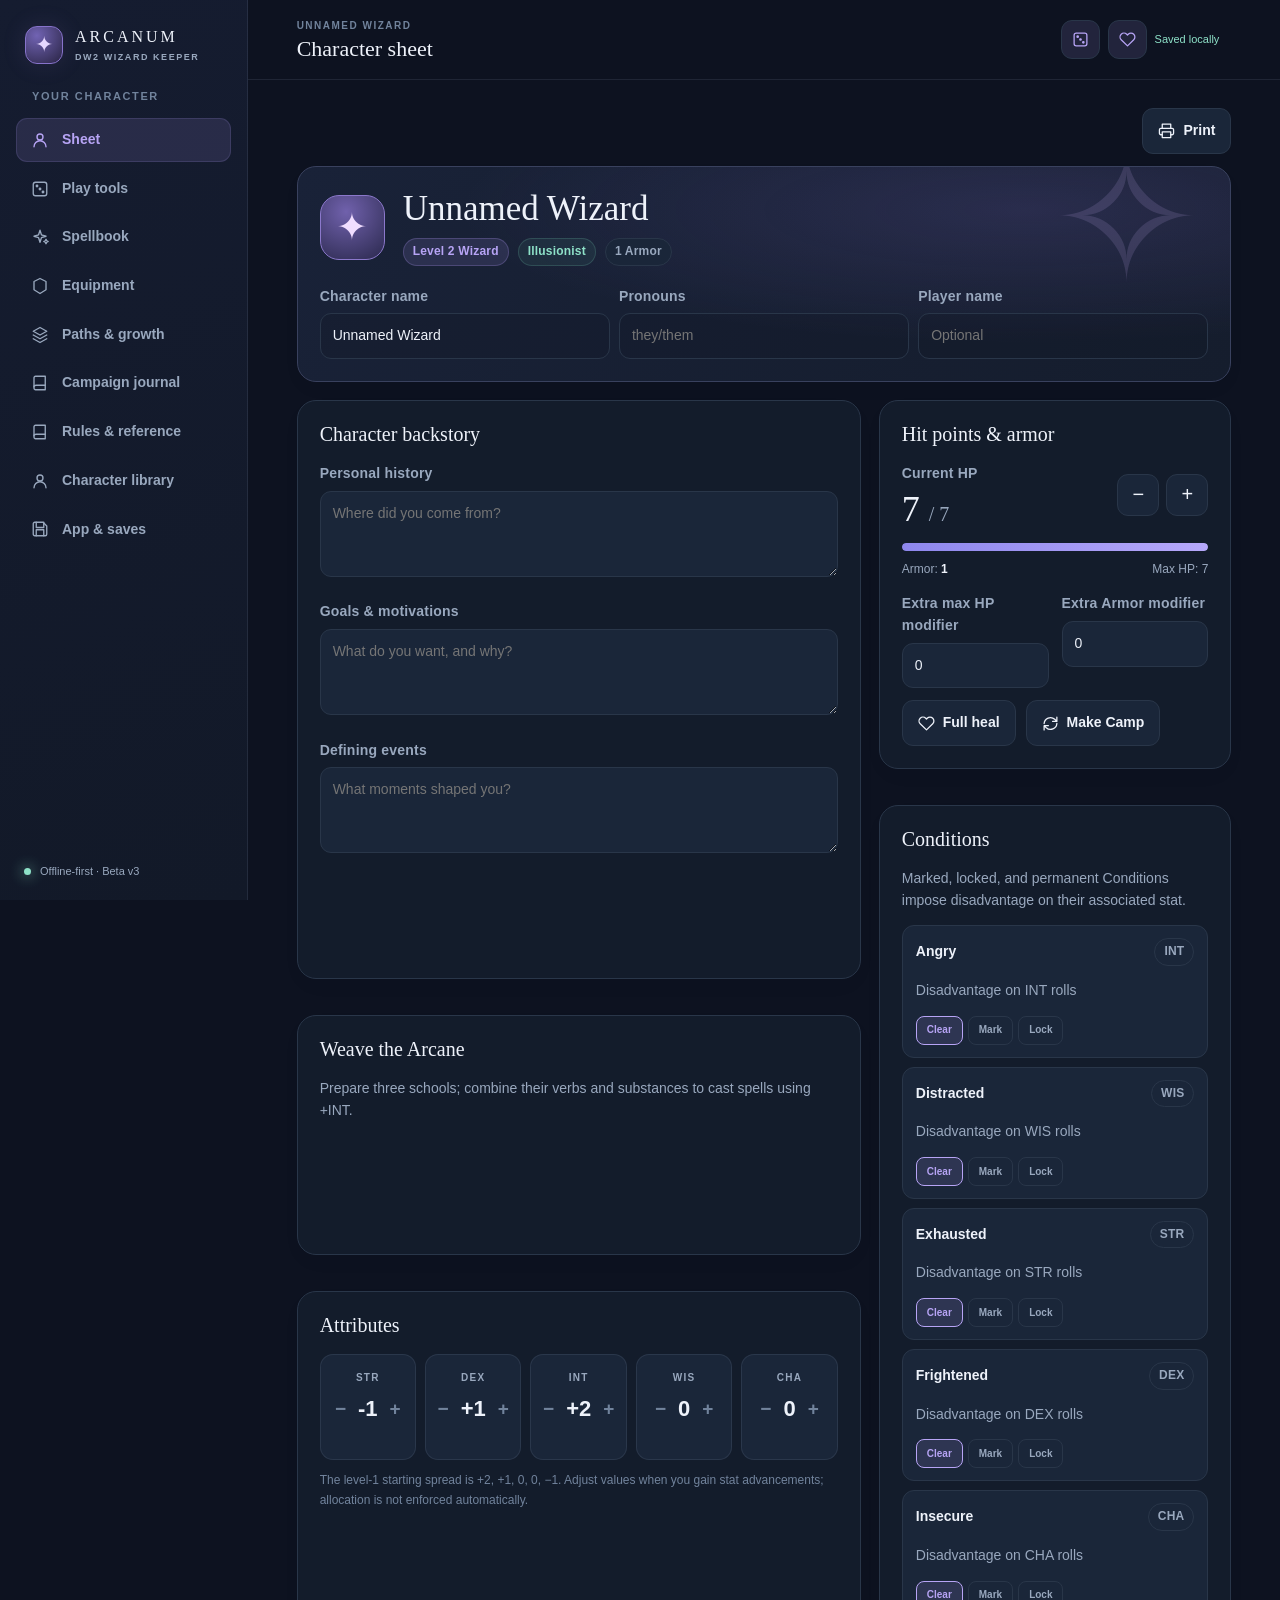
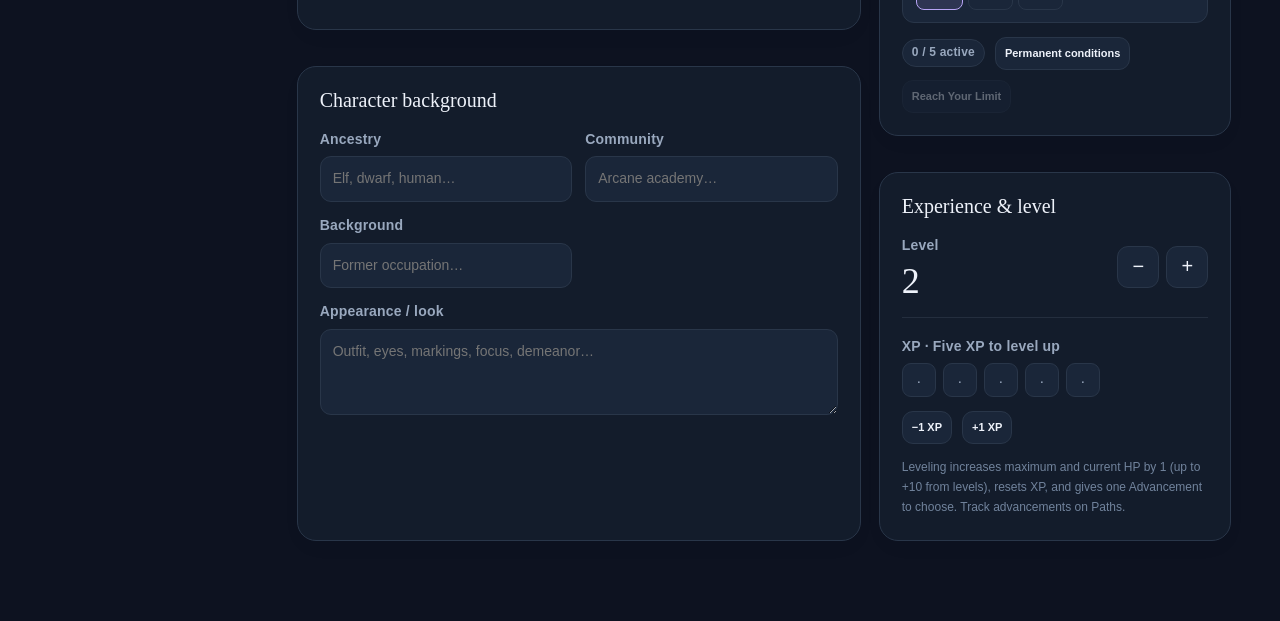
<file: index.html>
<!doctype html>
<html lang="en">
<head>
<meta charset="utf-8"/>
<meta name="viewport" content="width=device-width,initial-scale=1,viewport-fit=cover"/>
<meta name="theme-color" content="#111827"/>
<meta name="description" content="Offline-first Dungeon World 2 character sheets, spellbooks, equipment, journal, and rules reference."/>
<title>Arcanum — DW2 Character Keeper</title>
<link rel="icon" href="./icon.svg" type="image/svg+xml"/>
<link rel="manifest" href="./manifest.webmanifest"/>
<link rel="stylesheet" href="./styles.css?v=20261126-15"/>
<link rel="stylesheet" href="./alwyn.css?v=20261126-15"/>
</head>
<body>
<div id="app" class="app-shell">
  <aside class="sidebar" aria-label="Main navigation">
    <div class="brand"><div class="brand-sigil" aria-hidden="true">✦</div><div class="brand-copy"><strong>ARCANUM</strong><span>DW2 WIZARD KEEPER</span></div></div>
    <div class="sidebar-group-label">YOUR CHARACTER</div>
    <div id="nav-desktop" class="nav-list"></div>
    <div class="sidebar-bottom"><div class="sidebar-note"><span class="status-light"></span>Offline-first · Beta v3</div></div>
  </aside>
  <div class="main-wrap">
    <header class="topbar"><div class="topbar-left"><span class="mobile-mark">✦</span><div class="top-title"><span id="page-eyebrow">YOUR CHARACTER</span><h1 id="page-title">Overview</h1><select id="mobile-age-picker" aria-label="Alwyn version" hidden></select></div></div><div class="top-actions"><button class="icon-btn primary" title="Roll any dice" aria-label="Roll any dice" data-action="quick-roll"><span data-icon="dice"></span></button><button class="icon-btn primary" title="Quick status" aria-label="Quick status" aria-haspopup="dialog" data-action="quick-status"><span data-icon="heart"></span></button><span id="save-status" class="save-status" aria-live="polite">Saved locally</span></div></header>
    <main class="main-content" id="screen" tabindex="-1" aria-labelledby="page-title"></main>
  </div>
  <nav class="mobile-nav" id="nav-mobile" aria-label="Mobile navigation"></nav>
</div>
<div id="toast" class="toast" role="status" aria-live="polite"></div>
<div class="modal-scrim hidden" id="modal-scrim"><div class="modal" role="dialog" aria-modal="true" aria-labelledby="modal-title" id="modal"><div class="modal-head"><h2 id="modal-title">Dialog</h2><button class="icon-btn" aria-label="Close dialog" data-action="close-modal"><span data-icon="x"></span></button></div><div id="modal-content"></div></div></div>
<input type="file" id="import-file" accept=".json,application/json" hidden/>
<script src="./drive-config.js?v=20261126-15" defer></script>
<script src="./drive-sync.js?v=20261126-15" defer></script>
<script src="./rules-data.js?v=20261126-15" defer></script>
<script src="./reference-data.js?v=20261126-15" defer></script>
<script src="./app.js?v=20261126-15" defer></script>
</body>
</html>
</file>
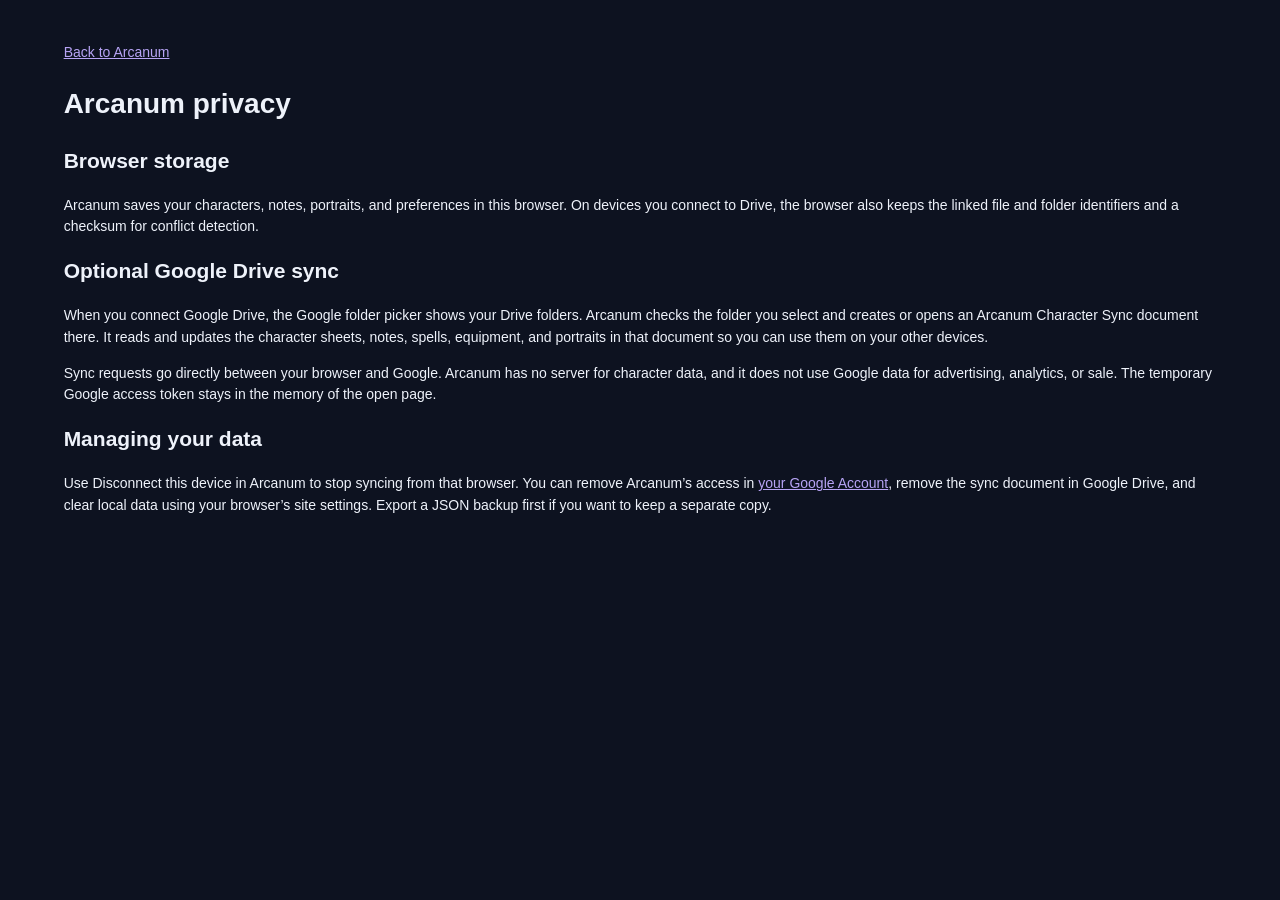
<file: privacy.html>
<!doctype html>
<html lang="en">
<head>
  <meta charset="utf-8">
  <meta name="viewport" content="width=device-width, initial-scale=1">
  <title>Arcanum privacy</title>
  <link rel="stylesheet" href="./styles.css">
</head>
<body>
  <main class="main-content">
    <p><a href="./">Back to Arcanum</a></p>
    <h1>Arcanum privacy</h1>
    <h2>Browser storage</h2>
    <p>Arcanum saves your characters, notes, portraits, and preferences in this browser. On devices you connect to Drive, the browser also keeps the linked file and folder identifiers and a checksum for conflict detection.</p>
    <h2>Optional Google Drive sync</h2>
    <p>When you connect Google Drive, the Google folder picker shows your Drive folders. Arcanum checks the folder you select and creates or opens an Arcanum Character Sync document there. It reads and updates the character sheets, notes, spells, equipment, and portraits in that document so you can use them on your other devices.</p>
    <p>Sync requests go directly between your browser and Google. Arcanum has no server for character data, and it does not use Google data for advertising, analytics, or sale. The temporary Google access token stays in the memory of the open page.</p>
    <h2>Managing your data</h2>
    <p>Use Disconnect this device in Arcanum to stop syncing from that browser. You can remove Arcanum’s access in <a href="https://myaccount.google.com/connections">your Google Account</a>, remove the sync document in Google Drive, and clear local data using your browser’s site settings. Export a JSON backup first if you want to keep a separate copy.</p>
  </main>
</body>
</html>
</file>
<file: styles.css>
:root{--bg:#0d1220;--surface:#131c2b;--surface-2:#1a2639;--surface-3:#253247;--line:#293649;--line-soft:rgba(170,190,215,.11);--text:#eef2fa;--muted:#99a8be;--faint:#71839c;--accent:#b7a4f5;--accent-dark:#382f63;--accent-glow:rgba(174,151,246,.13);--mint:#8ee1c8;--amber:#f3c879;--danger:#f09a9e;--shadow:0 24px 80px rgba(0,0,0,.22);--radius:19px;--font:Inter,-apple-system,BlinkMacSystemFont,"Segoe UI",sans-serif;--serif:Georgia,"Times New Roman",serif;color-scheme:dark}
[data-theme="light"]{--bg:#f5f4f0;--surface:#fff;--surface-2:#f8f8fa;--surface-3:#edf0f5;--line:#dedfe7;--line-soft:rgba(50,65,90,.08);--text:#1e2534;--muted:#647087;--faint:#818da0;--accent:#7159bc;--accent-dark:#ede6ff;--accent-glow:rgba(122,97,191,.095);--mint:#1d9475;--amber:#a7771e;--danger:#c45662;--shadow:0 18px 60px rgba(23,33,50,.07);color-scheme:light}
*{box-sizing:border-box}html{scroll-behavior:smooth}body{margin:0;background:var(--bg);color:var(--text);font:14px/1.55 var(--font);-webkit-font-smoothing:antialiased}button,input,select,textarea{font:inherit}button{cursor:pointer}input,textarea,select{color:var(--text)}svg{display:block}a{color:var(--accent)}button:focus-visible,input:focus-visible,select:focus-visible,textarea:focus-visible{outline:2px solid var(--accent);outline-offset:2px}::selection{background:var(--accent-dark)}
.app-shell{min-height:100vh;display:flex}.sidebar{width:248px;flex:0 0 248px;background:linear-gradient(160deg,#151c30 0%,#121928 100%);padding:26px 16px 20px;display:flex;flex-direction:column;position:sticky;top:0;height:100vh;border-right:1px solid var(--line-soft)}[data-theme="light"] .sidebar{background:#f1f0f6}.brand{display:flex;align-items:center;gap:12px;padding:0 9px 35px}.brand-sigil{height:38px;width:38px;border:1px solid #8773cb;display:grid;place-items:center;border-radius:12px;color:#e5d7ff;background:radial-gradient(circle at 30% 24%,#7163b3,#292444);font-size:22px;box-shadow:0 0 25px #9776d022}.brand-copy{display:flex;flex-direction:column;line-height:1.15;gap:5px}.brand-copy strong{font-family:var(--serif);font-size:16px;font-weight:500;letter-spacing:3px}.brand-copy span{color:var(--muted);font-size:9px;font-weight:700;letter-spacing:1.55px}.sidebar-group-label{padding:0 16px 13px;color:var(--faint);font-size:10px;font-weight:700;letter-spacing:1.6px}.nav-list{display:grid;gap:5px}.nav-item{display:flex;align-items:center;gap:13px;width:100%;text-align:left;border:1px solid transparent;border-radius:11px;padding:12px 14px;color:var(--muted);background:transparent;font-weight:650;transition:.14s ease}.nav-item svg{height:18px;width:18px}.nav-item:hover{background:var(--surface-2);color:var(--text)}.nav-item.active{background:var(--accent-glow);border-color:rgba(174,151,246,.15);color:var(--accent)}.sidebar-bottom{margin-top:auto;padding:15px 8px 0;display:grid;gap:18px}.sidebar-note{color:var(--muted);font-size:11px;display:flex;align-items:center;gap:9px}.status-light{width:7px;height:7px;background:var(--mint);border-radius:50%;box-shadow:0 0 14px var(--mint)}.sidebar-backup{display:flex;gap:9px;align-items:center;justify-content:center;background:transparent;border:1px solid var(--line);border-radius:10px;padding:12px;color:var(--muted);font-size:12px;font-weight:600}.sidebar-backup svg{height:16px;width:16px}.main-wrap{min-width:0;flex:1;display:flex;flex-direction:column}.topbar{height:80px;border-bottom:1px solid var(--line-soft);display:flex;align-items:center;justify-content:space-between;padding:0 clamp(20px,3.8vw,54px);background:var(--bg);position:sticky;top:0;z-index:20}.topbar-left{display:flex;gap:12px;align-items:center}.mobile-mark{display:none;color:var(--accent);font-size:24px}.top-title{display:flex;flex-direction:column;gap:2px}.top-title span{font-size:10px;letter-spacing:1.5px;font-weight:750;color:var(--faint)}.top-title h1{font:500 22px/1.15 var(--serif);margin:0}.top-actions{display:flex;align-items:center;gap:8px}.save-status{font-size:11px;color:var(--mint);margin-right:12px;white-space:nowrap}.icon-btn{width:39px;height:39px;display:inline-grid;place-items:center;background:transparent;border:1px solid var(--line);color:var(--muted);border-radius:11px}.icon-btn:hover{background:var(--surface-2);color:var(--text)}.icon-btn svg,.btn svg{width:17px;height:17px}.main-content{width:100%;max-width:1250px;margin:0 auto;padding:28px clamp(20px,3.8vw,54px) 80px}.mobile-nav{display:none}
.cols-2{display:grid;grid-template-columns:minmax(0,1.6fr) minmax(300px,1fr);gap:18px}.cols-3{display:grid;grid-template-columns:repeat(3,minmax(0,1fr));gap:18px}.stats-grid{display:grid;grid-template-columns:repeat(5,minmax(0,1fr));gap:9px}.stats-grid .stat{padding:15px 6px}.stat{text-align:center;background:var(--surface-2);border:1px solid var(--line-soft);border-radius:13px}.stat-name{color:var(--muted);font-size:10px;font-weight:760;letter-spacing:1.3px}.stat-value{display:flex;align-items:center;gap:8px;justify-content:center;font-size:22px;font-weight:750;font-variant-numeric:tabular-nums;margin-top:6px}.stat-value button{border:0;background:transparent;color:var(--faint);padding:4px;line-height:1;font-size:19px}.stat-penalty{font-size:10px;color:var(--danger);margin-top:3px}.card{border-radius:var(--radius);background:var(--surface);border:1px solid var(--line);padding:22px;box-shadow:0 8px 24px rgba(0,0,0,.018);min-width:0}.card+.card{margin-top:18px}.card-title{display:flex;align-items:center;justify-content:space-between;gap:10px;margin:0 0 17px}.card-title h2{font:500 20px var(--serif);margin:0}.card-title small{color:var(--muted);font-size:11px}.card-title .small-tag{margin-left:auto}.hero{background:radial-gradient(ellipse at 78% 20%,rgba(118,100,190,.2),transparent 55%),linear-gradient(130deg,#192238,#151d2d);border-color:#39415e;position:relative;overflow:hidden}[data-theme="light"] .hero{background:radial-gradient(ellipse at 80% 20%,rgba(151,128,221,.2),transparent 55%),linear-gradient(130deg,#ffffff,#f6f3ff);border-color:#ded5f1}.hero:after{content:'✧';position:absolute;right:28px;top:-36px;opacity:.14;font:normal 180px/1 var(--serif);pointer-events:none;color:#d2baff}.hero-inner{position:relative;z-index:1}.hero-top{display:flex;align-items:center;gap:18px}.avatar{height:65px;width:65px;min-width:65px;border:1px solid #8b78cb;border-radius:19px;display:grid;place-items:center;font:normal 38px var(--serif);color:#f0ddff;background:radial-gradient(circle at 40% 25%,#7061ac,#2b294e)}.hero-name{margin:0;font:500 clamp(26px,3vw,35px) var(--serif);line-height:1.15}.hero-meta{display:flex;gap:9px;flex-wrap:wrap;margin-top:9px}.hero-pill{font-size:10px;font-weight:700;padding:5px 10px;border:1px solid rgba(186,172,230,.25);border-radius:99px;color:var(--accent);background:rgba(150,128,206,.08)}.hero-controls{display:flex;gap:9px;flex-wrap:wrap;margin-top:20px}.hero-controls .input-wrap{flex:1;min-width:200px}.hero-controls .input-wrap input{background:rgba(12,17,29,.18)}[data-theme="light"] .hero-controls .input-wrap input{background:#fff}.hero-sub{margin-top:13px;color:var(--muted);font-size:12px}.field-label{display:block;margin-bottom:6px;font-size:11px;color:var(--muted);font-weight:700;letter-spacing:.2px}.input,select,textarea{background:var(--surface-2);border:1px solid var(--line);border-radius:11px;padding:11px 12px;width:100%;min-width:0;min-height:42px;outline:0}textarea{resize:vertical;min-height:86px}select{appearance:none;background-image:url('data:image/svg+xml,%3Csvg xmlns="http://www.w3.org/2000/svg" width="16" height="16" viewBox="0 0 24 24" fill="none" stroke="%238c98b0" stroke-width="2"%3E%3Cpath d="m6 9 6 6 6-6"/%3E%3C/svg%3E');background-repeat:no-repeat;background-position:right 12px center;padding-right:34px}.input:focus,select:focus,textarea:focus{border-color:var(--accent);box-shadow:0 0 0 2px var(--accent-glow)}.field-grid{display:grid;grid-template-columns:repeat(2,minmax(0,1fr));gap:13px}.field-grid.cols3{grid-template-columns:repeat(3,minmax(0,1fr))}.full{grid-column:1/-1}.muted{color:var(--muted)}.subtle{color:var(--faint)}.micro{font-size:11px}.small{font-size:12px}.para{color:var(--muted);margin:0 0 15px}.btn{border-radius:11px;display:inline-flex;align-items:center;justify-content:center;gap:8px;padding:11px 15px;background:var(--surface-2);color:var(--text);border:1px solid var(--line);font-weight:730;font-size:12px;min-height:42px;white-space:nowrap}.btn:hover{filter:brightness(1.15)}.btn.primary{background:var(--accent);border-color:var(--accent);color:#211a35}.btn.danger{color:var(--danger);border-color:rgba(228,125,131,.36)}.btn.ghost{background:transparent}.btn.tiny{font-size:11px;padding:7px 9px;min-height:32px}.btn:disabled{opacity:.35;cursor:not-allowed}.btn-wide{width:100%}.pill{display:inline-flex;align-items:center;gap:4px;border-radius:99px;font-size:10px;line-height:1.3;font-weight:750;letter-spacing:.2px;padding:5px 9px;border:1px solid var(--line);background:var(--surface-2);color:var(--muted)}.pill.accent{color:var(--accent);background:var(--accent-glow);border-color:rgba(175,151,246,.24)}.pill.mint{color:var(--mint);border-color:rgba(118,200,174,.2);background:rgba(107,198,164,.08)}.pill.amber{color:var(--amber)}.pill.danger{color:var(--danger)}.meter-row{display:flex;justify-content:space-between;align-items:center;gap:10px}.meter-value{font:500 36px/1 var(--serif);font-variant-numeric:tabular-nums}.meter-value span{font-size:20px;color:var(--muted)}.hp-ctrl{display:flex;gap:7px}.step-btn{width:42px;height:42px;border:1px solid var(--line);background:var(--surface-2);border-radius:11px;color:var(--text);font-size:20px}.progress{height:8px;overflow:hidden;border-radius:100px;background:var(--surface-3);margin:16px 0 9px}.progress-fill{height:100%;width:30%;border-radius:100px;background:linear-gradient(90deg,#8e87ed,#b6a8fa);transition:width .15s}.pips{display:flex;align-items:center;gap:7px;flex-wrap:wrap}.pip{width:34px;height:34px;border:1px solid var(--line);border-radius:9px;background:var(--surface-2);font-size:15px;color:var(--muted)}.pip.filled{background:var(--accent-glow);color:var(--accent);border-color:var(--accent)}.pillbar{display:flex;gap:8px;flex-wrap:wrap}.condition-list{display:grid;gap:9px}.condition{border:1px solid var(--line);border-radius:12px;padding:12px 13px;background:var(--surface-2)}.condition-top{display:flex;justify-content:space-between;gap:8px;align-items:center}.condition-name{font-weight:700}.condition-sub{color:var(--muted);font-size:11px}.condition-actions{display:flex;gap:5px;flex-wrap:wrap;margin-top:9px}.choice-btn{min-height:29px;border:1px solid var(--line);border-radius:8px;padding:4px 10px;color:var(--muted);font-size:10px;font-weight:740;background:transparent}.choice-btn.selected{background:var(--accent-glow);border-color:var(--accent);color:var(--accent)}.choice-btn.selected.lock{border-color:var(--danger);color:var(--danger);background:rgba(239,143,153,.08)}.condition.locked .condition-name{color:var(--danger)}.condition.marked .condition-name{color:var(--amber)}.alert{border-radius:12px;padding:12px 14px;background:rgba(243,200,121,.08);border:1px solid rgba(243,200,121,.24);color:var(--amber);font-size:12px}.alert.info{color:var(--muted);border-color:var(--line);background:var(--surface-2)}.alert.danger{color:var(--danger);border-color:rgba(239,143,153,.3);background:rgba(239,143,153,.07)}.separator{height:1px;background:var(--line-soft);margin:18px 0}.block-stack{display:grid;gap:18px}.group-list{display:grid;gap:9px}.group-item{display:flex;justify-content:space-between;align-items:center;gap:12px;background:var(--surface-2);border:1px solid var(--line);border-radius:12px;padding:12px}.school-card{display:flex;gap:13px;align-items:flex-start;cursor:pointer}.school-check{width:25px;height:25px;border-radius:8px;background:var(--surface-3);border:1px solid var(--line);display:grid;place-items:center;color:transparent;flex:0 0 25px;margin-top:3px;font-weight:900}.school-card.active .school-check{background:var(--accent-glow);color:var(--accent);border-color:var(--accent)}.school-card.disabled{opacity:.5;cursor:default}.school-name{font-weight:760;font-size:13px}.school-desc{font-size:11px;color:var(--muted);margin-top:2px}.school-verbs{font-size:11px;color:var(--accent);margin-top:5px}.school-lock{font-size:10px;color:var(--amber);font-weight:700}.search-row{display:flex;gap:10px;align-items:center;margin-bottom:15px}.search-row input{flex:1}.spell-grid{display:grid;grid-template-columns:repeat(2,minmax(0,1fr));gap:12px}.spell-card{background:var(--surface-2);border:1px solid var(--line);border-radius:14px;padding:16px;display:flex;flex-direction:column;gap:11px}.spell-card.unavailable{opacity:.7}.spell-head{display:flex;align-items:flex-start;justify-content:space-between;gap:7px}.spell-card h3{font:500 18px/1.25 var(--serif);margin:0}.spell-card p{margin:0;font-size:12px;color:var(--muted);flex:1}.spell-meta{display:flex;gap:6px;flex-wrap:wrap}.spell-foot{display:flex;justify-content:space-between;align-items:center;gap:10px}.spell-formula{font-size:11px;color:var(--accent);line-height:1.4}.tabset{display:flex;gap:7px;flex-wrap:wrap}.tab{border:1px solid var(--line);background:var(--surface-2);color:var(--muted);border-radius:9px;padding:8px 12px;font-size:11px;font-weight:760}.tab.active{border-color:var(--accent);color:var(--accent);background:var(--accent-glow)}.path-panel{background:var(--surface-2);border:1px solid var(--line);padding:17px;border-radius:14px}.path-panel+.path-panel{margin-top:12px}.path-panel-head{display:flex;justify-content:space-between;gap:12px;align-items:flex-start}.path-panel h3{margin:0 0 4px;font:500 21px var(--serif)}.path-move{padding:12px 0;border-top:1px solid var(--line-soft)}.path-move:first-of-type{border-top:0}.path-move-head{display:flex;gap:8px;align-items:center;justify-content:space-between}.path-move strong{font-size:13px}.path-move p{color:var(--muted);font-size:11px;margin:5px 0 0}.flex-row{display:flex;gap:10px;align-items:center;flex-wrap:wrap}.flex-spread{display:flex;justify-content:space-between;align-items:center;gap:12px}.spacer{flex:1}.dice-area{background:radial-gradient(circle at 50% 5%,var(--accent-glow),transparent 70%),var(--surface-2);border:1px solid var(--line);border-radius:15px;padding:20px;text-align:center}.dice-result{font:500 58px/1 var(--serif);font-variant-numeric:tabular-nums;margin:10px auto;color:var(--text)}.dice-minor{color:var(--muted);font-size:12px}.dice-summary{padding:10px 13px;background:var(--surface-3);border-radius:11px;font-size:12px;margin:13px auto;max-width:560px}.rolling-number{display:flex;align-items:center;gap:7px;justify-content:center;flex-wrap:wrap}.roll-die{width:45px;height:45px;display:grid;place-items:center;border:1px solid var(--line);border-radius:10px;background:var(--surface);font-weight:750;font-size:18px}.notes-textarea{min-height:360px;font-size:13px;line-height:1.8}.character-row{display:flex;gap:12px;align-items:center;justify-content:space-between;padding:13px;border:1px solid var(--line);border-radius:12px;background:var(--surface-2)}.character-row.current{border-color:var(--accent);background:var(--accent-glow)}.char-mini{width:37px;height:37px;border-radius:10px;background:var(--accent-glow);color:var(--accent);display:grid;place-items:center;font-size:20px}.character-row strong{font-size:13px}.character-row p{margin:2px 0 0;color:var(--muted);font-size:11px}.footnote{color:var(--faint);font-size:11px;line-height:1.65}.toast{position:fixed;z-index:90;bottom:28px;left:50%;transform:translateX(-50%) translateY(30px);background:#292e41;color:white;border:1px solid #4d5371;padding:11px 17px;border-radius:11px;box-shadow:0 15px 30px #0003;font-size:12px;opacity:0;pointer-events:none;transition:opacity .2s,transform .2s;max-width:min(90vw,430px);text-align:center}.toast.show{opacity:1;transform:translateX(-50%) translateY(0)}.modal-scrim{--modal-gutter:20px;position:fixed;inset:0;height:100dvh;background:rgba(2,5,12,.73);z-index:100;display:flex;align-items:center;justify-content:center;padding:var(--modal-gutter);padding-block:max(var(--modal-gutter),env(safe-area-inset-top,0px),env(safe-area-inset-bottom,0px));padding-inline:max(var(--modal-gutter),env(safe-area-inset-left,0px),env(safe-area-inset-right,0px));backdrop-filter:blur(7px)}.modal-scrim.hidden{display:none}.modal{background:var(--surface);border:1px solid var(--line);border-radius:19px;width:min(100%,560px);max-height:min(88vh,100%);max-height:min(88dvh,100%);overflow:auto;overscroll-behavior:contain;padding:23px;box-shadow:var(--shadow)}.modal-head{display:flex;align-items:center;justify-content:space-between;margin-bottom:17px}.modal-head h2{font:500 24px var(--serif);margin:0}.modal-actions{display:flex;gap:9px;justify-content:flex-end;flex-wrap:wrap;margin-top:22px}.empty{padding:24px;text-align:center;border:1px dashed var(--line);color:var(--muted);border-radius:13px}.empty strong{color:var(--text)}.tag-count{min-width:18px;text-align:center}.hide-desktop{display:none}
@media(max-width:1050px){.sidebar{width:208px;flex-basis:208px}.main-content{padding:25px 25px 75px}.topbar{padding:0 25px}.cols-2{grid-template-columns:minmax(0,1fr)}.cols-3{grid-template-columns:repeat(2,minmax(0,1fr))}}
@media(max-width:720px){.sidebar{display:none}.mobile-nav{display:grid;grid-template-columns:repeat(5,minmax(0,1fr));height:var(--mobile-nav-height);padding-bottom:env(safe-area-inset-bottom);position:fixed;bottom:0;left:0;right:0;background:var(--surface);border-top:1px solid var(--line);z-index:50;box-shadow:0 -4px 28px rgba(0,0,0,.13)}.mobile-tab{border:0;background:transparent;color:var(--muted);display:flex;flex-direction:column;gap:3px;align-items:center;justify-content:center;padding:7px 0 5px;min-width:0;font-size:10px;font-weight:750}.mobile-tab svg{height:21px;width:21px}.mobile-tab.active{color:var(--accent)}.topbar{height:63px;padding:0 17px}.mobile-mark{display:block}.top-title h1{font-size:18px}.top-title span{font-size:9px}.top-actions{gap:6px}.save-status{display:none}.top-actions .icon-btn{width:36px;height:36px}.main-content{padding:22px 14px calc(94px + env(safe-area-inset-bottom))}.card{padding:17px;border-radius:16px}.cols-2,.cols-3,.field-grid.cols3{grid-template-columns:1fr}.cols-3{gap:13px}.stats-grid{gap:6px}.stats-grid .stat{padding:11px 2px}.stat-value{font-size:18px;gap:0}.stat-value button{padding:4px 2px;font-size:17px}.stat-name{font-size:9px}.spell-grid{grid-template-columns:1fr}.hero-top{gap:12px}.avatar{height:55px;width:55px;min-width:55px;font-size:32px}.hero-name{font-size:26px}.hero{padding:17px}.field-grid{grid-template-columns:1fr}.modal-scrim{--modal-gutter:12px}.modal{padding:20px 18px}.toast{bottom:calc(85px + env(safe-area-inset-bottom))}.hide-mobile{display:none}.hide-desktop{display:initial}}
@media (prefers-reduced-motion:reduce){html{scroll-behavior:auto}*,*:before,*:after{transition:none!important;animation:none!important}}
@media print{.sidebar,.mobile-nav,.topbar,.page-actions,.btn,.icon-btn,.toast,.modal-scrim{display:none!important}.app-shell,.main-wrap,.main-content{display:block!important;padding:0!important;margin:0!important;max-width:initial!important}.card{break-inside:avoid;box-shadow:none;background:white!important;color:#111!important;border-color:#ddd!important}.hero{background:white!important}.cols-2{grid-template-columns:1fr 1fr}.main-content{font-size:12px}}

.record-content { flex: 1; min-width: 0; overflow-wrap: anywhere; }
.record-details { white-space: pre-wrap; }
.inventory-row { gap: 4px; padding: 0 5px 0 0; }
.inventory-open {
  flex: 1;
  display: grid;
  align-content: center;
  gap: 2px;
  min-width: 0;
  min-height: 52px;
  padding: 9px 6px 9px 12px;
  border: 0;
  border-radius: 10px;
  background: transparent;
  color: var(--text);
  text-align: left;
  overflow-wrap: anywhere;
}
.inventory-open .small {
  display: -webkit-box;
  -webkit-box-orient: vertical;
  -webkit-line-clamp: 2;
  overflow: hidden;
}
.inventory-meta {
  display: flex;
  flex-wrap: wrap;
  gap: 2px 9px;
  margin-top: 2px;
  color: var(--muted);
  font-size: 12px;
  font-variant-numeric: tabular-nums;
}
.inventory-keyword { color: var(--accent); }
.inventory-edit {
  flex: 0 0 44px;
  display: grid;
  place-items: center;
  min-height: 44px;
  border: 0;
  border-radius: 10px;
  color: var(--muted);
  background: transparent;
}
.inventory-edit svg { width: 16px; height: 16px; }
.inventory-edit:hover, .inventory-open:hover { color: var(--accent); }
.inventory-facts { display: grid; grid-template-columns: repeat(2, minmax(0, 1fr)); gap: 8px; margin: 0; }
.inventory-facts > div { padding: 8px 10px; border-radius: 8px; background: var(--surface-2); overflow-wrap: anywhere; }
.inventory-facts dt { font-size: 12px; color: var(--muted); }
.inventory-facts dd { margin: 0; color: var(--text); font-weight: 650; }
.inventory-use-controls { display: flex; flex-wrap: wrap; align-items: center; gap: 8px; }
.inventory-use-controls strong { flex: 1; min-width: max-content; }
.item-fields { margin-top: 12px; }
#inventory-damage[hidden] { display: none; }

.spell-card { position: relative; }
.spell-cast-link {
  padding: 0;
  border: 0;
  background: transparent;
  color: inherit;
  font: inherit;
  text-align: left;
  overflow-wrap: anywhere;
}
.spell-cast-link::after { content: ""; position: absolute; inset: 0; border-radius: inherit; }
.spell-card:has(.spell-cast-link:hover) { border-color: var(--accent); }
.spell-cast-link:focus-visible::after { outline: 2px solid var(--accent); outline-offset: 2px; }
.spell-head [data-action="spell-edit"] { position: relative; z-index: 1; flex-shrink: 0; }

.cast-result[hidden] { display: none; }
#cast-summary p { margin: 6px 0 0; }
#spell-cast-form .modal-actions { margin-top: 0; }

.modal[data-view="quick-roll"] { width: min(100%, 430px); }
.quick-dice-form {
  display: grid;
  gap: 10px;
}
.quick-dice-result {
  display: flex;
  flex-wrap: wrap;
  align-items: baseline;
  gap: 10px;
  overflow-wrap: anywhere;
}
.quick-dice-result strong { color: var(--accent); font-size: 20px; }

@supports (appearance: base-select) and selector(select::picker(select)) {
  select[data-roll-select], select[data-roll-select]::picker(select) { appearance: base-select; }
  select[data-roll-select] {
    align-items: center;
    gap: 5px;
    padding-inline-end: 10px;
    background-image: none;
    cursor: pointer;
    -webkit-tap-highlight-color: transparent;
  }
  select[data-roll-select]:open { background-color: var(--surface-3); border-color: var(--accent); }
  select[data-roll-select]::picker-icon { color: var(--muted); font-size: 12px; }
  select[data-roll-select]:open::picker-icon { color: var(--accent); rotate: 180deg; }
  select[data-roll-select]::picker(select) {
    min-inline-size: max(7rem, anchor-size(width, 0px));
    max-inline-size: calc(100dvw - 24px);
    max-block-size: min(calc(50dvh - 2rem), 22rem);
    margin-block: 4px;
    padding: 4px;
    overflow: auto;
    overscroll-behavior: contain;
    border: 1px solid var(--line);
    border-radius: 12px;
    background: var(--surface);
    color: var(--text);
    box-shadow: var(--shadow);
  }
  select[data-roll-select] option {
    gap: 8px;
    min-height: 42px;
    padding: 7px 10px;
    border-radius: 8px;
    font-size: 0.9rem;
    color: var(--text);
    overflow-wrap: anywhere;
  }
  select[data-roll-select] option:disabled { color: var(--muted); }
  select[data-roll-select] option:checked { background: var(--accent-glow); color: var(--accent); }
  select[data-roll-select] option:hover, select[data-roll-select] option:focus-visible { background: var(--surface-3); }
  select[data-roll-select] option::checkmark { order: 1; margin-inline-start: auto; color: var(--accent); }
}

.spellbook-header {
  display: flex;
  align-items: center;
  justify-content: space-between;
  gap: 8px;
  flex-wrap: wrap;
}
.spell-filters {
  display: grid;
  gap: 12px;
  margin-bottom: 16px;
}
.spell-availability { display: flex; align-items: center; gap: 8px; color: var(--muted); }
.spell-availability input { width: 17px; height: 17px; accent-color: var(--accent); }
.spell-list-empty { grid-column: 1 / -1; }
.spell-meta { margin-top: 7px; }
.modal[data-view="spell-library"] { width: min(100%, 1060px); }
#spell-library .spell-grid { grid-template-columns: repeat(auto-fit, minmax(min(100%, 228px), 1fr)); }

.damage-roller {
  display: grid;
  gap: 10px;
}
.quick-dice-result:empty { display: none; }

/* Focused workspaces: short navigation, contained spell lists, reusable dice controls. */
.sidebar { overflow-y: auto; }
.sidebar .brand { padding-bottom: 24px; }
.nav-item { padding-block: 10px; }
.magic-layout { grid-template-columns: minmax(280px, .9fr) minmax(0, 1.35fr); align-items: start; }
.magic-layout > .block-stack { min-width: 0; align-content: start; }
.spellbook-scroll { max-height: min(72vh, 850px); overflow-y: auto; overscroll-behavior: contain; scrollbar-gutter: stable; padding-right: 6px; }
.spellbook-scroll:focus-visible { outline: 2px solid var(--accent); outline-offset: 4px; }
.spellbook-panel .spell-grid { grid-template-columns: repeat(auto-fit, minmax(min(100%, 220px), 1fr)); }
.reference-grid { display: grid; grid-template-columns: repeat(2,minmax(0,1fr)); gap: 14px; align-items: start; }
.reference-grid > .card { margin: 0; }
.reference-entry { padding: 16px; border: 1px solid var(--line); border-radius: 12px; background: var(--surface-2); overflow-wrap: anywhere; }
.reference-entry summary { cursor: pointer; }
.reference-entry summary span { display: block; margin-top: 5px; }
.reference-entry p { margin: 12px 0 0; }
.rules-controls { display: grid; gap: 12px; grid-template-columns: minmax(0, 1fr); }
.rules-tabs .tab { min-height: 44px; }
.reference-open { display: flex; justify-content: space-between; align-items: center; gap: 12px; width: 100%; min-height: 44px; text-align: left; color: var(--text); }
.reference-open:hover { border-color: var(--accent); }
.reference-open small { display: block; margin-top: 3px; }
.reference-open svg { flex: 0 0 auto; }
.reference-dialog { display: grid; gap: 14px; }
.reference-body p, .reference-dialog > p { margin: 0; }
.reference-body { display: grid; gap: 10px; overflow-wrap: anywhere; }
.reference-body h3 { font-size: 1rem; margin: 0 0 5px; }
.reference-outcome { padding: 10px 12px; border-left: 3px solid var(--line); border-radius: 8px; background: var(--surface-2); }
.reference-outcome.hit { border-color: var(--mint); }
.reference-outcome.partial { border-color: var(--amber); }
.reference-outcome.miss { border-color: var(--danger); }
.reference-notes { padding-top: 12px; border-top: 1px solid var(--line); }
.reference-dialog { gap: 18px; }
.reference-body { line-height: 1.6; }
.reference-body h4 { margin: 4px 0 0; font-size: 0.95rem; }
.reference-list { margin: 0; padding-inline-start: 1.35rem; display: grid; gap: 6px; }
.reference-list li::marker { color: var(--accent); }
.reference-outcome { display: grid; gap: 8px; }
.reference-outcome > h3 { margin: 0; }
.advancement-tiers { display: grid; gap: 12px; }
.advancement-tier { padding: 12px 14px; border: 1px solid var(--line); border-radius: 12px; background: var(--surface-2); }
.advancement-tier h4 { color: var(--accent); margin: 0 0 8px; }
.advancement-tier ul { list-style: none; padding: 0; margin: 0; }
.advancement-tier li { display: flex; align-items: baseline; justify-content: space-between; gap: 12px; padding: 8px 0; }
.advancement-tier li + li { border-top: 1px solid var(--line); }
.advancement-tier .pill { flex-shrink: 0; }
.modal[data-view="reference"] { display: flex; flex-direction: column; overflow: hidden; width: min(100%, 680px); }
.modal[data-view="reference"] .modal-head { flex: 0 0 auto; margin-bottom: 10px; }
.modal[data-view="reference"] .modal-head .icon-btn { flex: 0 0 auto; }
.modal[data-view="reference"] #modal-content { overflow-y: auto; overscroll-behavior: contain; min-height: 0; }
:is(.journal-nav, .play-nav) { display: flex; flex-wrap: wrap; gap: 5px; padding: 5px; border: 1px solid var(--line); border-radius: 12px; background: var(--surface); margin-bottom: 12px; }
:is(.journal-nav, .play-nav) button { flex: 1; min-height: 44px; border: 1px solid transparent; border-radius: 8px; background: none; color: var(--muted); font-weight: 650; }
:is(.journal-nav, .play-nav) button[aria-pressed="true"] { background: var(--accent-glow); color: var(--accent); border-color: var(--accent); }
#mobile-age-picker { display: none; }
@media (max-width: 720px) {
  .rules-controls input, .rules-controls select { font-size: 16px; }
  .reference-open { padding: 10px 12px; }
  .reference-body { font-size: 0.9375rem; }
  .reference-dialog .reference-open { white-space: normal; }
  .modal[data-view="reference"] { width: 100%; }
}
.path-filters { margin: 18px 0; }
.current-character { border-color: var(--accent); }
.dice-builder { border: 0; padding: 0; margin: 0; min-width: 0; }
.dice-builder legend { font-size: 14px; margin-bottom: 8px; color: var(--muted); }
.dice-builder > .spell-availability { margin-bottom: 10px; }
.dice-controls { display: grid; grid-template-columns: repeat(3, minmax(0, 1fr)); gap: 8px; }
.dice-builder output { display: block; margin-top: 7px; }
.condition-list { margin-top: 14px; }
.top-actions .primary { color: var(--accent); background: var(--accent-glow); }
.sidebar-group-label { font-size: 11px; }
.field-label, .small, .btn { font-size: 14px; }
.micro, .footnote, .pill { font-size: 12px; }
.nav-item span { font-size: 14px; }
.spell-card p, .path-move p, .school-desc, .school-verbs, .condition-sub { font-size: 14px; }
.spell-card h3 { font-size: 20px; }
.reference-grid h2 { margin-top: 0; }
@media (max-width: 1050px) {
  .magic-layout { grid-template-columns: minmax(0,1fr); }
  .spellbook-scroll { max-height: 65vh; }
}
@media (max-width: 720px) {
  .reference-grid { grid-template-columns: minmax(0,1fr); }
  .topbar-left { min-width: 0; }
  .top-title span { max-width: 150px; white-space: nowrap; overflow: hidden; text-overflow: ellipsis; }
  .top-title h1 { font-size: 17px; }
  .top-actions { flex-shrink: 0; }
  .mobile-nav { overflow: hidden; }
  .field-label, .small, .btn { font-size: 14px; }
}
@media print {
  .spellbook-scroll { max-height: none; overflow: visible; }
}
.age-backstories { display: grid; gap: 8px; }
.age-backstories summary { min-height: 26px; }
.backstory-fields { margin-top: 12px; }
.modal[data-view="quick-status"] { width: min(100%, 430px); padding-block: 18px; }
.modal[data-view="quick-status"] .modal-head { margin-bottom: 8px; }
.quick-status { gap: 12px; }
.quick-status .card { padding: 0; border: 0; box-shadow: none; }
.quick-status .card-title { margin-bottom: 8px; }
.quick-status .card-title h2 { font: 650 14px/1.25 var(--font); }
.quick-status .meter-row { padding-bottom: 12px; border-bottom: 1px solid var(--line); }
.quick-status .meter-value { font-size: 29px; }
.quick-status .meter-value span { font-size: 17px; }
.quick-status .hp-ctrl { gap: 6px; }
.quick-status .hp-ctrl .btn { min-height: 44px; padding: 6px 10px; }
.quick-status .hp-ctrl .step-btn { width: 44px; height: 44px; }
.quick-status .condition-list { margin-top: 0; gap: 6px; }
.quick-status .condition {
  display: flex;
  align-items: center;
  justify-content: space-between;
  flex-wrap: wrap;
  gap: 4px 8px;
  min-height: 50px;
  padding: 2px 8px;
}
.quick-status .condition-top { gap: 6px; font-size: 13px; }
.quick-status .condition-top .pill { padding: 2px 5px; }
.quick-status .condition-actions {
  margin: 0 0 0 auto;
  flex-wrap: nowrap;
  gap: 2px;
  padding: 2px;
  border-radius: 9px;
  background: var(--surface);
}
.quick-status .choice-btn { min-width: 40px; min-height: 40px; padding-inline: 4px; }
.quick-status .choice-btn:not(.selected) { border-color: transparent; }
.quick-status .choice-btn:not(.selected):hover { color: var(--text); }
.quick-status .choice-btn.selected[data-state="locked"] { border-color: var(--danger); color: var(--danger); }
.quick-status-actions { display: grid; grid-template-columns: repeat(2, minmax(0, 1fr)); gap: 8px; }
.quick-status-actions .btn { min-height: 44px; padding: 6px 8px; gap: 6px; font-size: 12px; white-space: normal; }
.quick-status-actions .btn.danger { grid-column: 1 / -1; }

.play-roll-card { display: grid; gap: 10px; }
.play-roll-card .card-title { margin: 0; }
.play-roll-fields { display: grid; gap: 10px; }
.play-roll-fields .field-grid { grid-template-columns: repeat(2, minmax(0, 1fr)); gap: 8px; }
.play-roll-fields .field-grid > label:only-child { grid-column: 1 / -1; }
.dice-result-panel {
  display: grid;
  gap: 6px;
  padding: 10px 12px;
}
.dice-result-panel .dice-result { font-size: clamp(52px, 13vw, 64px); margin: 0; color: var(--accent); }
.dice-result-panel .roll-die { width: 31px; height: 31px; font-size: 15px; }
.play-roll-penalty { margin: 0; }
#play-damage-form [data-damage-preview] { display: none; }

.page-actions { text-align: end; margin-bottom: 12px; }
.mobile-workspace { display: none; }
.workspace-panel { align-content: start; min-width: 0; }
.workspace-panel > .card + .card { margin-top: 0; }
.play-workspace { max-width: 720px; margin-inline: auto; }
.play-layout .workspace-inactive { display: none; }
.play-nav { margin-block: 12px 0; }

@media screen and (max-width: 720px) {
  :root { --mobile-nav-height: calc(70px + env(safe-area-inset-bottom)); }
  .topbar { padding-inline: 12px; gap: 8px; }
  .topbar-left { gap: 8px; }
  .top-title { min-width: 0; }
  .top-title h1 { white-space: nowrap; overflow: hidden; text-overflow: ellipsis; }
  .top-actions { gap: 8px; }
  .top-actions .icon-btn { width: 48px; height: 48px; }
  .top-actions .icon-btn svg { width: 22px; height: 22px; }
  .top-title:has(#mobile-age-picker:not([hidden])) { gap: 0; }
  .top-title:has(#mobile-age-picker:not([hidden])) #page-title { color: var(--muted); font: 600 12px/1.2 var(--font); }
  #mobile-age-picker:not([hidden]) {
    display: block;
    align-self: flex-start;
    field-sizing: content;
    width: auto;
    max-width: 100%;
    min-width: 0;
    height: 44px;
    padding: 0 23px 0 0;
    border: 0;
    border-radius: 4px;
    background-color: transparent;
    background-size: 14px;
    background-position: right 3px center;
    font: 500 22px/1.2 var(--serif);
    cursor: pointer;
    box-shadow: none;
  }
  .top-title:has(#mobile-age-picker:not([hidden])) #page-eyebrow { display: none; }
  .mobile-workspace { display: block; }
  .workspace-desktop { display: none; }
  .workspace-start { scroll-margin-top: 63px; }
  .workspace-nav {
    display: flex;
    position: sticky;
    top: 63px;
    z-index: 10;
    gap: 4px;
    margin-bottom: 12px;
    padding: 5px;
    border: 1px solid var(--line);
    border-radius: 12px;
    background: var(--surface);
  }
  .workspace-nav.play-nav {
    position: fixed;
    inset: auto 14px calc(var(--mobile-nav-height) + 8px);
    margin: 0;
  }
  .app-shell:has(.play-workspace) { min-height: 100dvh; }
  .main-content:has(.play-workspace) {
    display: flex;
    flex: 1;
    flex-direction: column;
    padding-block: 12px calc(var(--mobile-nav-height) + 76px);
  }
  .play-workspace { width: 100%; margin-block-start: auto; }
  .workspace-nav button {
    flex: 1 1 0;
    min-width: 0;
    min-height: 44px;
    padding: 6px 4px;
    border: 1px solid transparent;
    border-radius: 8px;
    background: transparent;
    color: var(--muted);
    font-size: 14px;
    font-weight: 650;
  }
  .workspace-nav button[aria-pressed="true"] {
    background: var(--accent-glow);
    border-color: var(--accent);
    color: var(--accent);
  }
  .workspace-nav button:focus-visible { outline: 2px solid var(--accent); outline-offset: 2px; }
  .workspace-nav, .magic-layout, .play-layout, .journal-layout { touch-action: pan-y pinch-zoom; }
  .magic-layout, .play-layout, .workspace-panel { gap: 12px; }
  .magic-layout .workspace-inactive { display: none; }
  .spellbook-panel .spellbook-scroll {
    max-height: none;
    overflow: visible;
    padding-right: 0;
  }
  .spellbook-panel .spellbook-header { margin-bottom: 12px; }
  .spellbook-panel .spell-filters {
    gap: 7px;
    margin-bottom: 10px;
  }
  .spell-category-tabs {
    display: grid;
    grid-template-columns: repeat(4, minmax(0, 1fr));
    gap: 5px;
  }
  .spell-category-tabs .tab {
    min-height: 40px;
    padding: 4px 2px;
    font-size: 12px;
  }
  .spellbook-panel .spell-availability { min-height: 44px; font-size: 13px; }
  .spellbook-panel .spell-grid { grid-template-columns: minmax(0, 1fr); gap: 8px; }
  .spellbook-panel .spell-card { padding: 10px 12px; gap: 6px; }
  .spellbook-panel .spell-card h3 { font-size: 16px; }
  .spellbook-panel .spell-card p {
    display: -webkit-box;
    -webkit-line-clamp: 2;
    -webkit-box-orient: vertical;
    overflow: hidden;
  }
  .spellbook-panel .spell-formula, .spellbook-panel .spell-card > .micro { display: none; }
  .spellbook-panel .spell-card .icon-btn { width: 44px; height: 44px; }
  .play-roll-card { padding: 12px; }
  .play-roll-card .field-label { margin-bottom: 3px; }
  .play-roll-card .btn { min-height: 44px; }
  .play-roll-fields select, #modal select { font-size: 16px; }
  .play-layout .field-grid, #spell-cast-form .field-grid { grid-template-columns: repeat(2, minmax(0, 1fr)); }
  .magic-layout input:not([type="checkbox"]), .magic-layout select,
  .play-layout input:not([type="checkbox"]), .play-layout select,
  #spell-cast-form input, #spell-cast-form select, #spell-damage-form input,
  #spell-damage-form select { font-size: 16px; }
}

@media screen and (max-width: 360px) {
  .mobile-mark { display: none; }
  .play-roll-fields select, .dice-controls select { background-position: right 7px center; padding-right: 27px; }
  .quick-status .condition { padding-inline: 6px; column-gap: 6px; }
  .quick-status .choice-btn { min-width: 38px; }
  .quick-status-actions .btn { padding-inline: 4px; }
}

@media screen and (max-height: 600px) {
  .modal[data-view="quick-status"] { padding-block: 14px; }
  .quick-status { gap: 8px; }
  .quick-status .meter-row { padding-bottom: 8px; }
  .quick-status .condition-list { gap: 4px; }
  .quick-status .condition { min-height: 48px; }
  .quick-status .condition-actions { padding-block: 1px; }
}

@media screen and (max-width: 720px) and (max-height: 650px) {
  .play-roll-card .card-title { display: none; }
  .play-roll-fields { gap: 7px; }
}
</file>
<file: alwyn.css>
.age-nav {
  display: grid;
  grid-template-columns: repeat(4, minmax(0, 1fr));
  gap: 6px;
  margin-bottom: 22px;
  padding: 5px;
  border: 1px solid var(--line);
  border-radius: 14px;
  background: var(--surface);
}

.age-tab {
  display: grid;
  text-align: left;
  gap: 1px;
  min-height: 52px;
  padding: 7px 11px;
  color: var(--muted);
  background: transparent;
  border: 1px solid transparent;
  border-radius: 9px;
  line-height: 1.24;
}

[data-age="prodigy"] { --age-color: #8fcef0; }
[data-age="noble"] { --age-color: #efbd83; }
[data-age="sage"] { --age-color: #a6d7b4; }
[data-theme="light"] [data-age="prodigy"] { --age-color: #20658d; }
[data-theme="light"] [data-age="noble"] { --age-color: #8c4c16; }
[data-theme="light"] [data-age="sage"] { --age-color: #326248; }

.age-tab strong { font-size: 13px; color: var(--text); }
.age-tab span { font-size: 11px; }
.age-tab:hover { background: var(--surface-2); }
.age-tab[aria-pressed="true"] {
  color: var(--age-color, var(--accent));
  border-color: currentColor;
  background: color-mix(in srgb, currentColor 10%, var(--surface));
}

.age-overview, .age-grid, .age-inventory, .morning-roll { margin-bottom: 20px; }
.overview-actions { flex-wrap: wrap; }
.age-overview .overview-actions { margin-top: 12px; }
.overview-actions a { text-decoration: none; }
.morning-roll p { margin: 0; }
.morning-actions { flex-wrap: wrap; }
.morning-result { color: var(--accent); }
#campaign-journal { scroll-margin-top: 100px; min-width: 0; }
.age-summary, .age-personality { margin: 0; white-space: pre-wrap; overflow-wrap: anywhere; }
.age-resources {
  display: grid;
  grid-template-columns: repeat(4, minmax(0, 1fr));
  gap: 10px;
  margin: 0;
}
.age-summary + .age-resources { margin-top: 17px; }
.age-resources > div { padding: 9px; background: var(--surface-2); border-radius: 8px; }
.age-resources dt { color: var(--muted); font-size: 11px; }
.age-resources dd { margin: 0; color: var(--text); font-size: 16px; font-weight: 650; }
.age-section-head h2 { margin: 0 0 10px; font: 500 22px/1.2 var(--serif); }
.age-grid { display: grid; grid-template-columns: repeat(3, minmax(0, 1fr)); gap: 12px; }
.age-grid > .age-preview { margin: 0; display: grid; align-content: start; gap: 12px; border-top: 3px solid var(--age-color); }
.age-preview p { margin: 0; }
.age-preview h3 { margin: 2px 0; color: var(--age-color); font: 500 22px/1.2 var(--serif); }
.age-preview-head { display: flex; align-items: center; gap: 10px; }
.age-preview-head img { width: 46px; height: 46px; object-fit: cover; border-radius: 9px; }
.age-open { justify-self: start; }
.main-content[data-age]:not([data-age=""]) .hero { border-top: 3px solid var(--age-color); }
#alwyn-form textarea { min-height: 86px; }

@media (max-width: 880px) {
  .age-grid { grid-template-columns: minmax(0, 1fr); }
}

@media (max-width: 720px) {
  .age-nav { display: none; }
}

@media (max-width: 420px) {
  .age-nav { gap: 3px; }
  .age-tab { padding-inline: 4px; text-align: center; }
  .age-tab strong { font-size: 11px; }
  .age-tab span { font-size: 10px; }
  .age-resources { gap: 5px; }
  .age-resources > div { padding-inline: 5px; }
}

@media print {
  .age-nav { display: none; }
}
</file>
